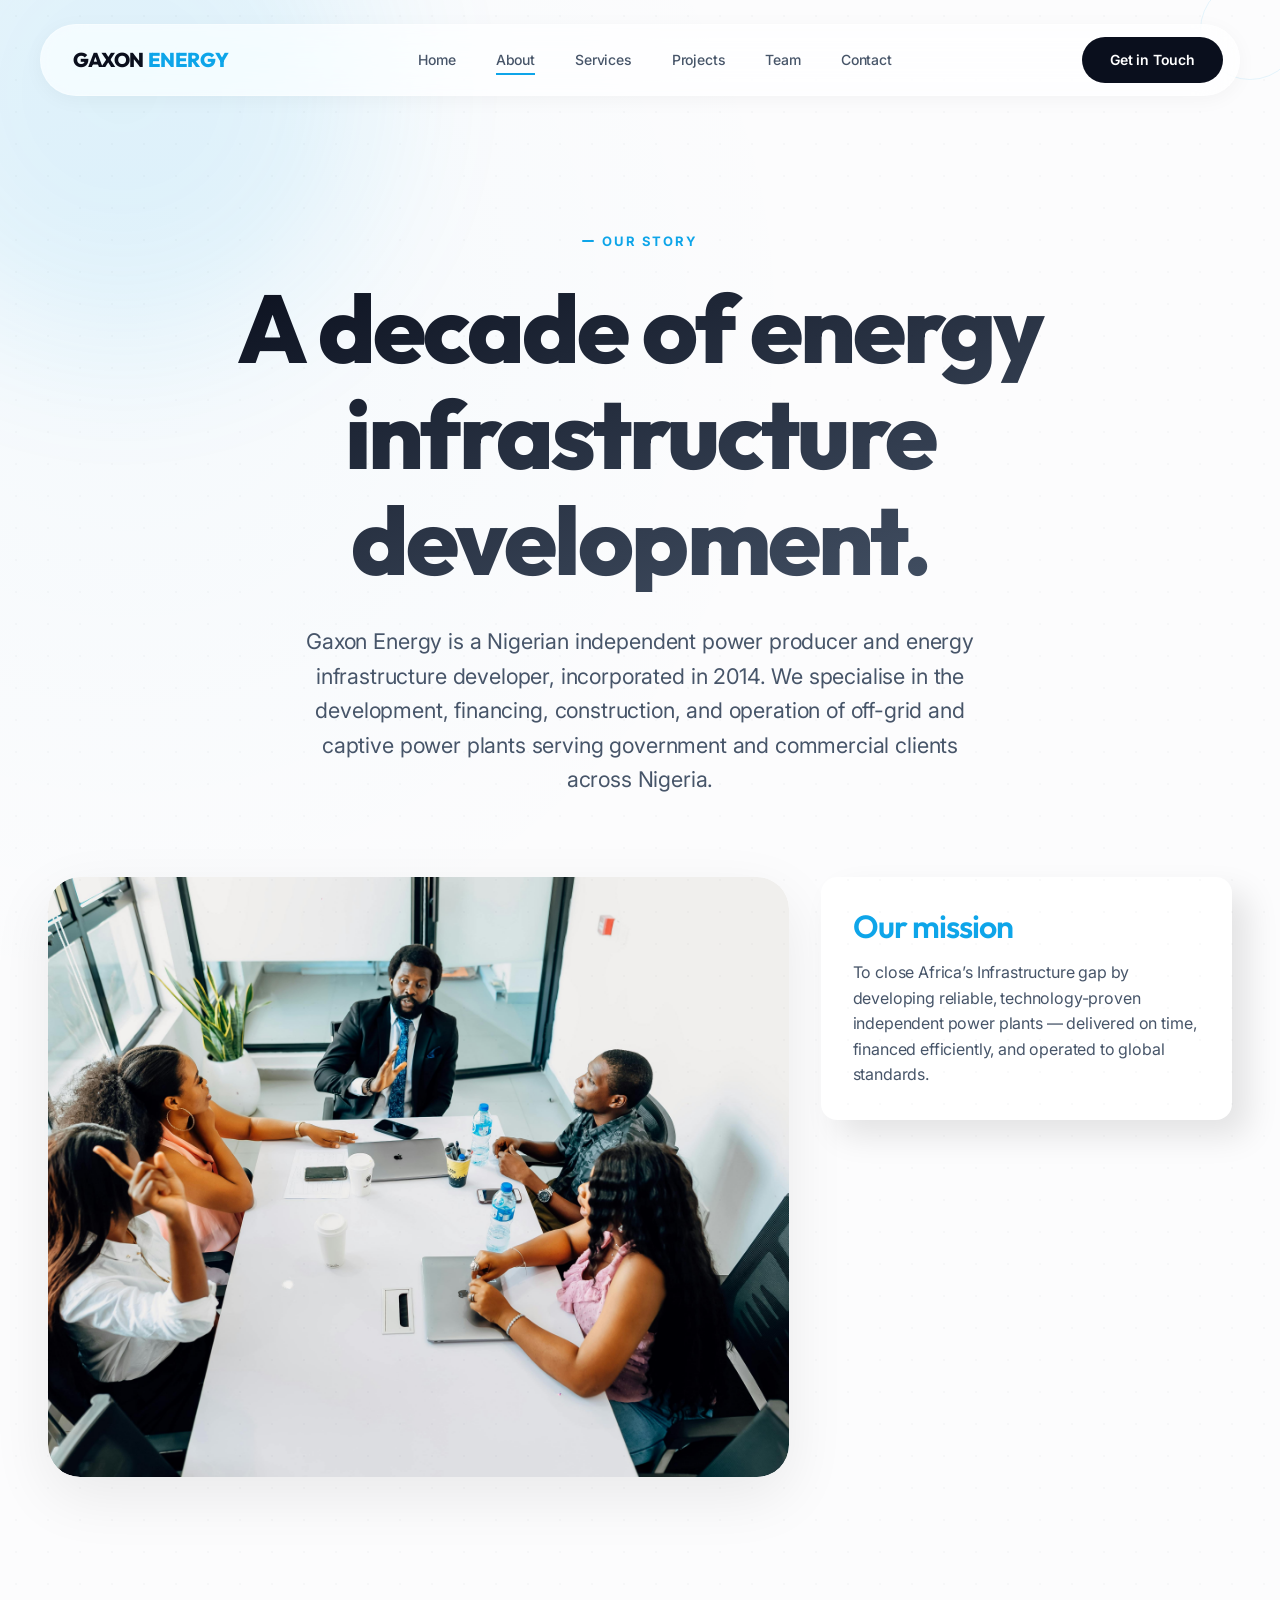
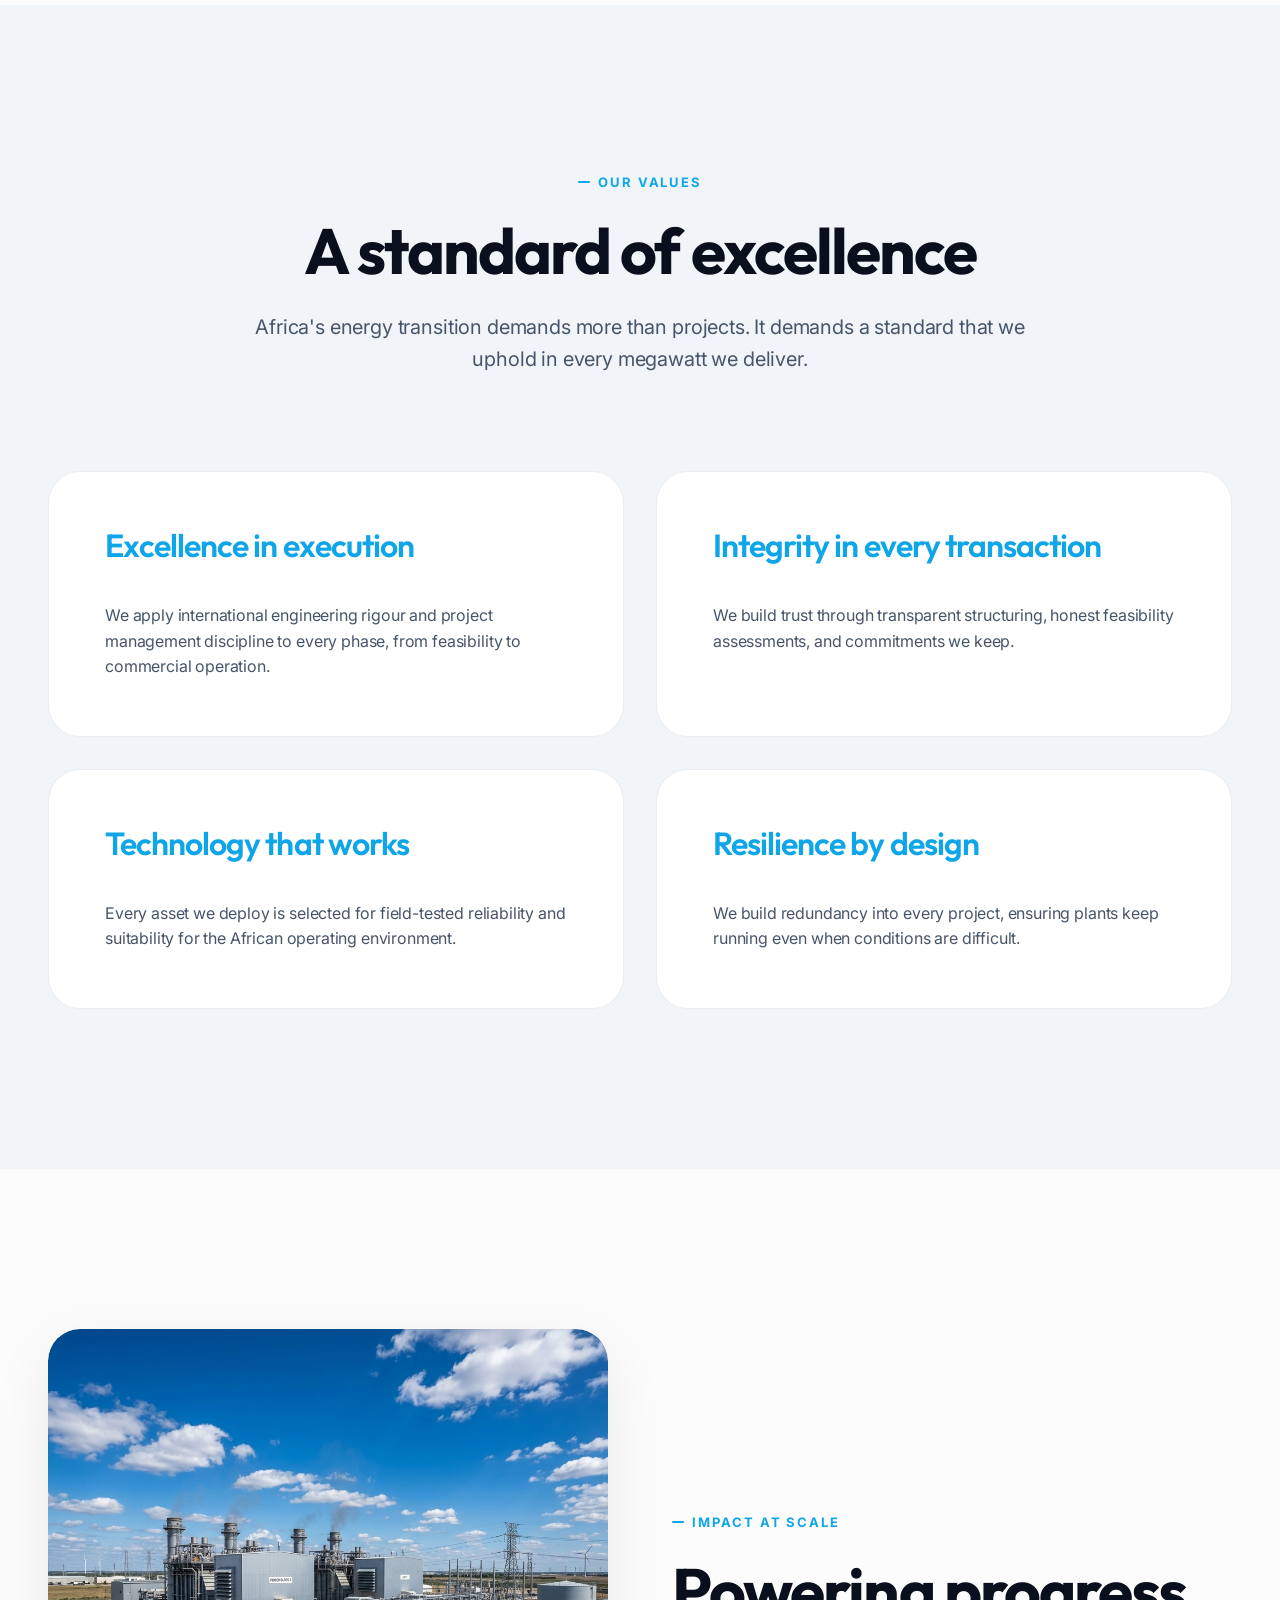
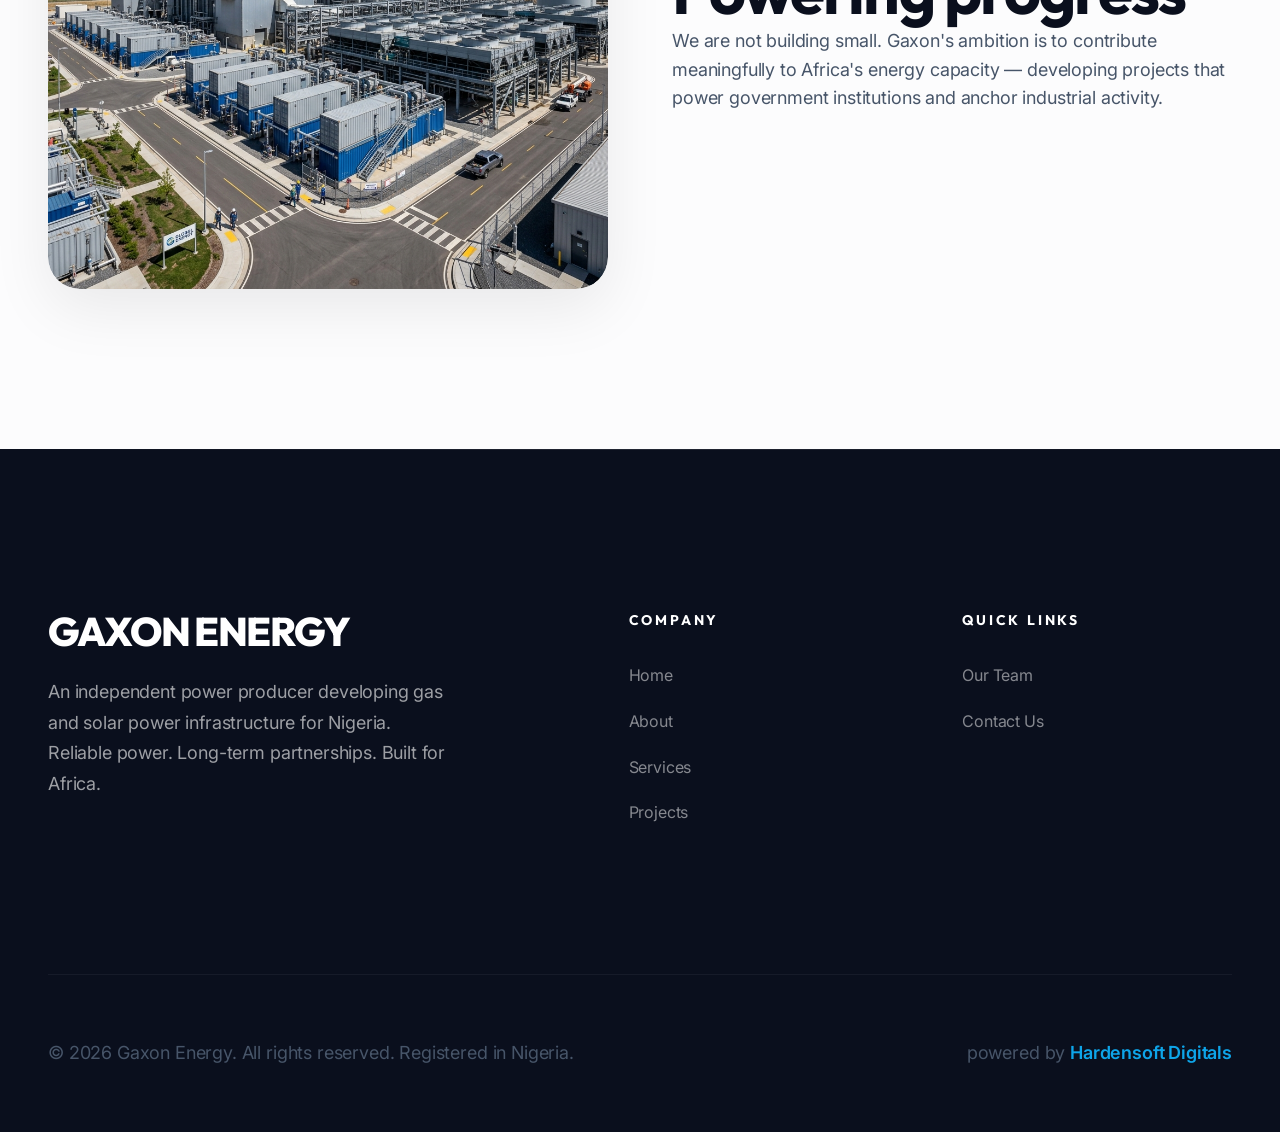
<file: about.html>
<!DOCTYPE html>
<html lang="en">
<head>
  <meta charset="UTF-8" />
  <meta name="viewport" content="width=device-width, initial-scale=1.0" />
  <meta name="theme-color" content="#0ea5e9" />
  <title>About Us | Gaxon Energy</title>
  <link rel="stylesheet" href="styles.css" />
</head>
<body>
  <header class="site-header">
    <div class="container header-container">
      <a class="brand" href="index.html" aria-label="Gaxon Energy Home">
        GAXON <span>ENERGY</span>
      </a>
      <nav class="nav-links">
        <a href="index.html">Home</a>
        <a href="about.html" class="active">About</a>
        <a href="services.html">Services</a>
        <a href="projects.html">Projects</a>
        <a href="team.html">Team</a>
        <a href="contact.html">Contact</a>
      </nav>
      <a class="nav-cta" href="contact.html">Get in Touch</a>
    </div>
  </header>

  <main id="content">
    <section class="hero reveal">
      <div class="bg-pattern-grid" style="position: absolute; inset: 0; opacity: 0.3;"></div>
      <div class="shape-blob animate-float" style="top: -10%; left: -10%; width: 500px; height: 500px; opacity: 0.1;"></div>
      <div class="container">
        <div class="hero-content">
          <span class="eyebrow">Our Story</span>
          <h1>A decade of energy infrastructure development.</h1>
          <p>Gaxon Energy is a Nigerian independent power producer and energy infrastructure developer, incorporated in 2014. We specialise in the development, financing, construction, and operation of off-grid and captive power plants serving government and commercial clients across Nigeria.</p>
        </div>
        
        <div class="hero-grid">
          <div class="hero-image-main">
            <img src="gaxon_experienced_leadership_new.png" alt="Gaxon Team" style="border-radius: var(--radius-lg);" />
          </div>
          <div class="" style="background-color: white; color: #0b1120ff; padding: 2rem; border-radius: 1rem; box-shadow: 1rem 1rem 2rem rgba(0, 0, 0, 0.1); height: fit-content;">
            <div class="shape-circle-outline" style="top: -20px; right: -20px; width: 100px; height: 100px;"></div>
            <h3 style="color: var(--brand-primary); margin-bottom: 1rem;">Our mission</h3>
            <p style="font-size: 1rem;">To close Africa’s Infrastructure gap by developing reliable, technology-proven independent power plants — delivered on time, financed efficiently, and operated to global standards.</p>
          </div>
        </div>
      </div>
    </section>

    <section class="section bg-pattern-grid" style="background: var(--bg-subtle); position: relative; overflow: hidden;">
      <div class="shape-arc animate-float" style="top: 10%; right: -50px; opacity: 0.05;"></div>
      <div class="container">
        <div class="section-header centered reveal">
          <span class="eyebrow">Our Values</span>
          <h2>A standard of excellence</h2>
          <p>Africa's energy transition demands more than projects. It demands a standard that we uphold in every megawatt we deliver.</p>
        </div>
        
        <div class="grid grid-2">
          <div class="feature-card reveal">
            <h3 style="color: var(--brand-primary); margin-bottom: 1rem;">Excellence in execution</h3>
            <p style="font-size: 1rem;">We apply international engineering rigour and project management discipline to every phase, from feasibility to commercial operation.</p>
          </div>
          <div class="feature-card reveal">
            <h3 style="color: var(--brand-primary); margin-bottom: 1rem;">Integrity in every transaction</h3>
            <p style="font-size: 1rem;">We build trust through transparent structuring, honest feasibility assessments, and commitments we keep.</p>
          </div>
          <div class="feature-card reveal">
            <h3 style="color: var(--brand-primary); margin-bottom: 1rem;">Technology that works</h3>
            <p style="font-size: 1rem;">Every asset we deploy is selected for field-tested reliability and suitability for the African operating environment.</p>
          </div>
          <div class="feature-card reveal">
            <h3 style="color: var(--brand-primary); margin-bottom: 1rem;">Resilience by design</h3>
            <p style="font-size: 1rem;">We build redundancy into every project, ensuring plants keep running even when conditions are difficult.</p>
          </div>
        </div>
      </div>
    </section>

    <section class="section" style="position: relative; overflow: hidden;">
      <div class="bg-pattern-lines" style="position: absolute; inset: 0; opacity: 0.05;"></div>
      <div class="container">
        <div class="grid grid-2" style="align-items: center; gap: 4rem;">
          <div class="hero-image-main reveal" style="position: relative;">
            <div class="shape-arc" style="top: -50px; left: -50px; width: 200px; height: 200px; border-width: 10px;"></div>
            <img src="gaxon_gas_power_delivery_1777504877862.png" alt="Impact at scale" style="border-radius: var(--radius-lg);" />
          </div>
          <div class="reveal">
            <span class="eyebrow">Impact at scale</span>
            <h2>Powering progress</h2>
            <p>We are not building small. Gaxon's ambition is to contribute meaningfully to Africa's energy capacity — developing projects that power government institutions and anchor industrial activity.</p>
          </div>
        </div>
      </div>
    </section>
  </main>

  <footer class="site-footer">
    <div class="container">
      <div class="footer-top">
        <div class="footer-info">
          <h4>GAXON ENERGY</h4>
          <p>An independent power producer developing gas and solar power infrastructure for Nigeria. Reliable power. Long-term partnerships. Built for Africa.</p>
        </div>
        <div class="footer-grid">
          <div class="footer-column">
            <h5>Company</h5>
            <ul class="footer-links">
              <li><a href="index.html">Home</a></li>
              <li><a href="about.html">About</a></li>
              <li><a href="services.html">Services</a></li>
              <li><a href="projects.html">Projects</a></li>
            </ul>
          </div>
          <div class="footer-column">
            <h5>Quick Links</h5>
            <ul class="footer-links">
              <li><a href="team.html">Our Team</a></li>
              <li><a href="contact.html">Contact Us</a></li>
            </ul>
          </div>
        </div>
      </div>

      <div class="footer-bottom">
        <p>© 2026 Gaxon Energy. All rights reserved. Registered in Nigeria.</p>
        <p>powered by <a href="https://hardensoft.com.ng/" target="_blank" style="color: var(--brand-primary); text-decoration: none; font-weight: 600;">Hardensoft Digitals</a></p>
      </div>
    </div>
  </footer>

  <script src="script.js"></script>
</body>
</html>
</file>
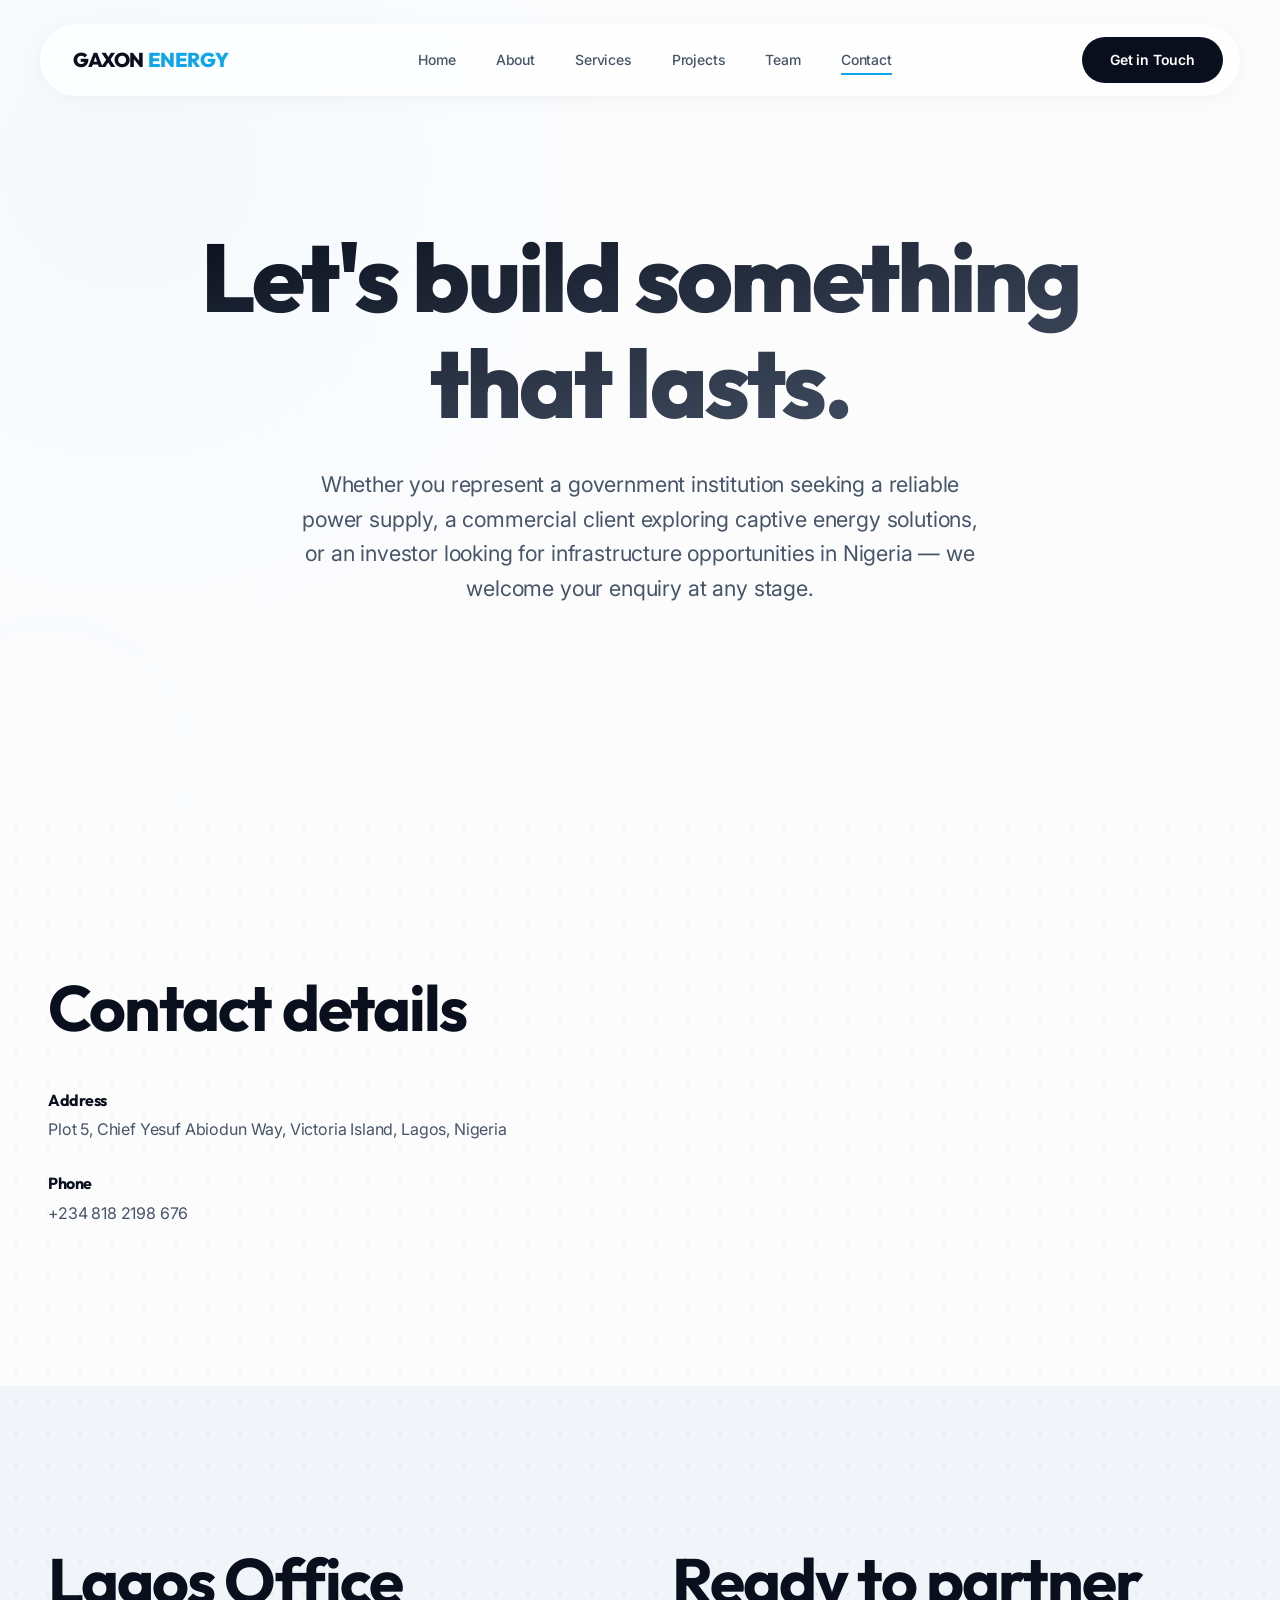
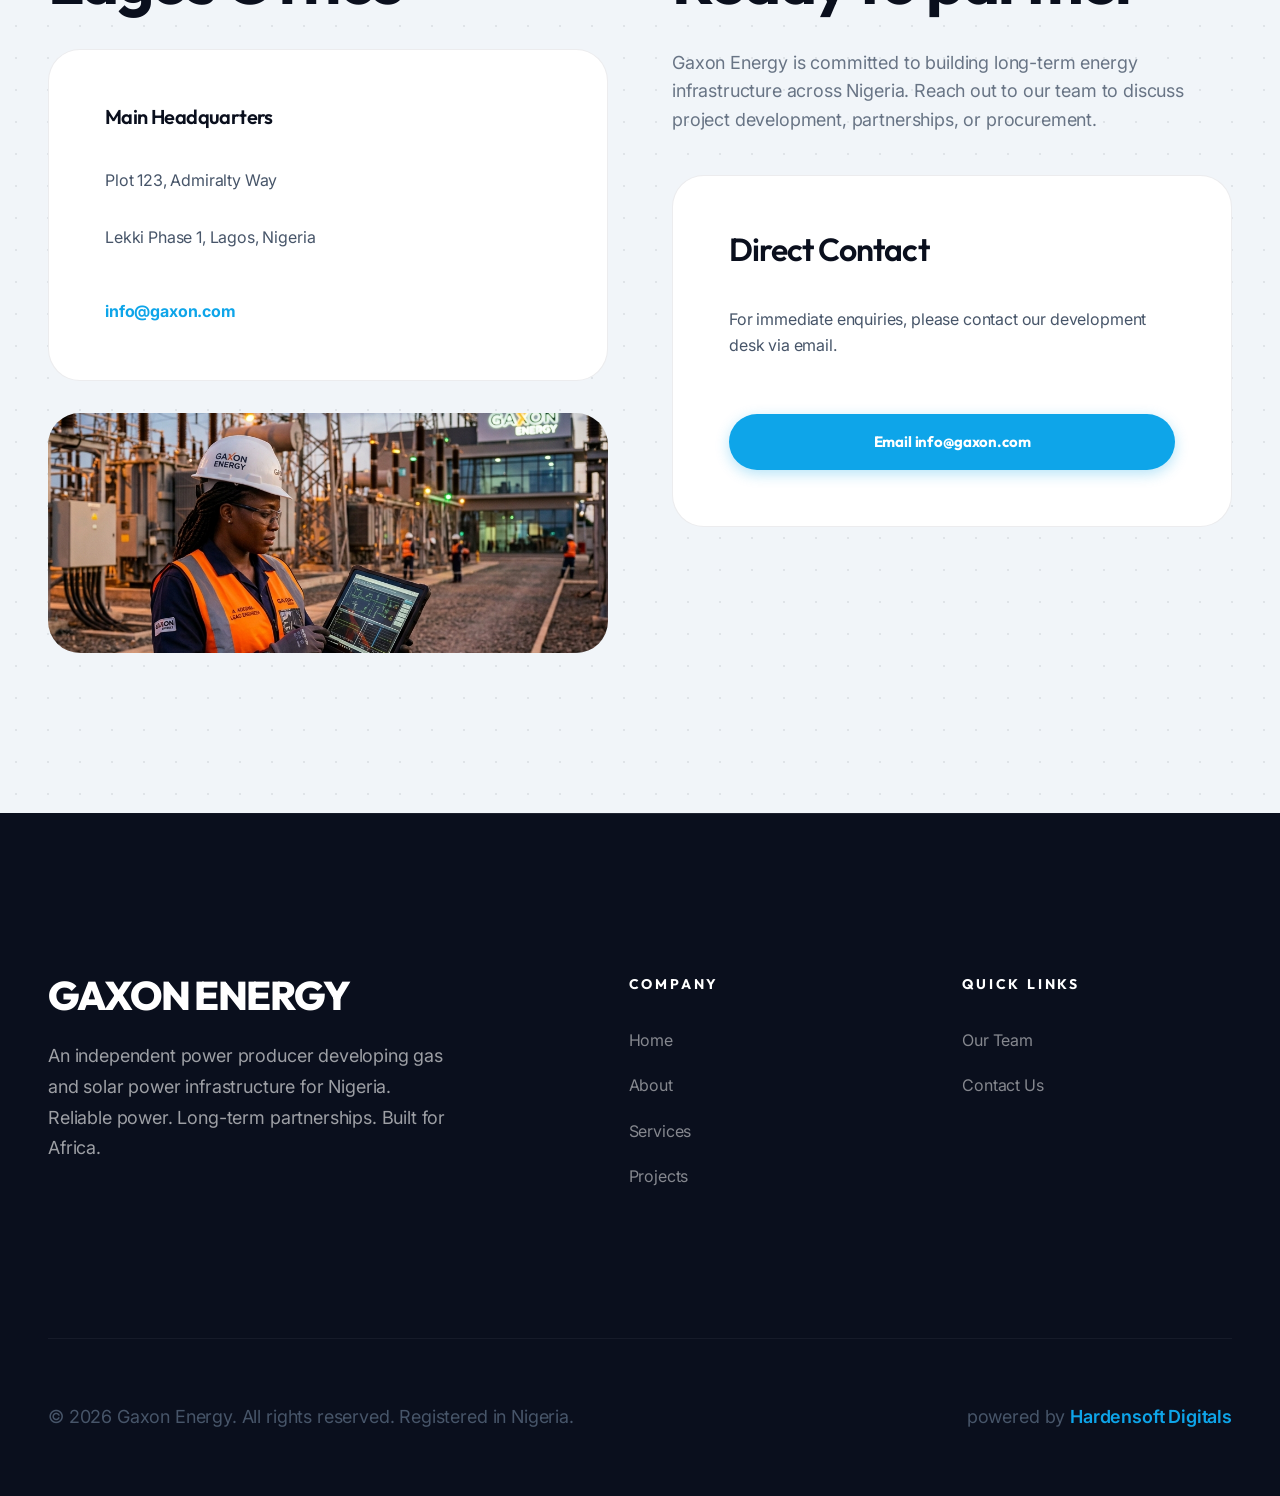
<file: contact.html>
<!DOCTYPE html>
<html lang="en">

<head>
  <meta charset="UTF-8" />
  <meta name="viewport" content="width=device-width, initial-scale=1.0" />
  <meta name="theme-color" content="#0ea5e9" />
  <title>Contact Us | Gaxon Energy</title>
  <link rel="stylesheet" href="styles.css" />
</head>

<body>
  <header class="site-header">
    <div class="container header-container">
      <a class="brand" href="index.html" aria-label="Gaxon Energy Home">
        GAXON <span>ENERGY</span>
      </a>
      <nav class="nav-links">
        <a href="index.html">Home</a>
        <a href="about.html">About</a>
        <a href="services.html">Services</a>
        <a href="projects.html">Projects</a>
        <a href="team.html">Team</a>
        <a href="contact.html" class="active">Contact</a>
      </nav>
      <a class="nav-cta" href="contact.html">Get in Touch</a>
    </div>
  </header>

  <main id="content">
    <section class="hero reveal" style="position: relative; overflow: hidden;">
      <div class="shape-arc"
        style="bottom: -100px; left: -100px; width: 300px; height: 300px; border-width: 20px; opacity: 0.1;"></div>
      <div class="container">
        <div class="hero-content">
          <h1>Let's build something that lasts.</h1>
          <p>Whether you represent a government institution seeking a reliable power supply, a commercial client
            exploring captive energy solutions, or an investor looking for infrastructure opportunities in Nigeria — we
            welcome your enquiry at any stage.</p>
        </div>
      </div>
    </section>

    <section class="section bg-pattern-grid">
      <div class="container">
        <div class="grid grid-2" style="gap: 4rem;">
          <div class="reveal">
            <h2 style="margin-bottom: 2rem;">Contact details</h2>

            <div style="display: flex; flex-direction: column; gap: 2rem; margin-top: 3rem;">
              <div style="display: flex; align-items: flex-start; gap: 1.5rem;">

                <div>
                  <h4 style="margin-bottom: 0.5rem;">Address</h4>
                  <p style="font-size: 1rem;">Plot 5, Chief Yesuf Abiodun Way, Victoria Island, Lagos, Nigeria</p>
                </div>
              </div>
              <div style="display: flex; align-items: flex-start; gap: 1.5rem;">

                <div>
                  <h4 style="margin-bottom: 0.5rem;">Phone</h4>
                  <p style="font-size: 1rem;">+234 818 2198 676</p>

                </div>
              </div>
    </section>

    <section class="section bg-pattern-grid"
      style="background-color: var(--bg-subtle); position: relative; overflow: hidden;">
      <div class="shape-arc animate-float"
        style="bottom: -100px; left: -100px; transform: rotate(-45deg); opacity: 0.05;"></div>
      <div class="container">
        <div class="grid grid-2" style="gap: 4rem; align-items: start;">
          <div class="reveal">
            <h2 style="margin-bottom: 2rem;">Lagos Office</h2>
            <div class="feature-card" style="background: var(--bg-secondary); margin-bottom: 2rem;">
              <h3 style="font-size: 1.25rem; margin-bottom: 1rem;">Main Headquarters</h3>
              <p style="font-size: 1rem; margin-bottom: 0.5rem;">Plot 123, Admiralty Way</p>
              <p style="font-size: 1rem; margin-bottom: 1.5rem;">Lekki Phase 1, Lagos, Nigeria</p>
              <a href="mailto:info@gaxon.com" style="color: var(--brand-primary); font-weight: 700;">info@gaxon.com</a>
            </div>
            <img src="gaxon_om_new.png" alt="Gaxon Infrastructure"
              style="width: 100%; height: 240px; object-fit: cover; border-radius: var(--radius-lg);" />
          </div>

          <div class="reveal">
            <h2 style="margin-bottom: 2rem;">Ready to partner</h2>
            <p style="font-size: 1.125rem; opacity: 0.8; margin-bottom: 2.5rem;">Gaxon Energy is committed to building
              long-term energy infrastructure across Nigeria. Reach out to our team to discuss project development,
              partnerships, or procurement.</p>
            <div class="feature-card" style="background: var(--bg-secondary); border: 1px solid var(--border);">
              <h3 style="margin-bottom: 1rem;">Direct Contact</h3>
              <p style="margin-bottom: 2rem; font-size: 1rem;">For immediate enquiries, please contact our development
                desk via email.</p>
              <a href="mailto:info@gaxon.com" class="button button-primary">Email info@gaxon.com</a>
            </div>
          </div>
        </div>
      </div>
    </section>
  </main>

  <footer class="site-footer">
    <div class="container">
      <div class="footer-top">
        <div class="footer-info">
          <h4>GAXON ENERGY</h4>
          <p>An independent power producer developing gas and solar power infrastructure for Nigeria. Reliable power.
            Long-term partnerships. Built for Africa.</p>
        </div>
        <div class="footer-grid">
          <div class="footer-column">
            <h5>Company</h5>
            <ul class="footer-links">
              <li><a href="index.html">Home</a></li>
              <li><a href="about.html">About</a></li>
              <li><a href="services.html">Services</a></li>
              <li><a href="projects.html">Projects</a></li>
            </ul>
          </div>
          <div class="footer-column">
            <h5>Quick Links</h5>
            <ul class="footer-links">
              <li><a href="team.html">Our Team</a></li>
              <li><a href="contact.html">Contact Us</a></li>
            </ul>
          </div>
        </div>
      </div>

      <div class="footer-bottom">
        <p>© 2026 Gaxon Energy. All rights reserved. Registered in Nigeria.</p>
        <p>powered by <a href="https://hardensoft.com.ng/" target="_blank"
            style="color: var(--brand-primary); text-decoration: none; font-weight: 600;">Hardensoft Digitals</a></p>
      </div>
    </div>
  </footer>

  <script src="script.js"></script>
</body>

</html>
</file>
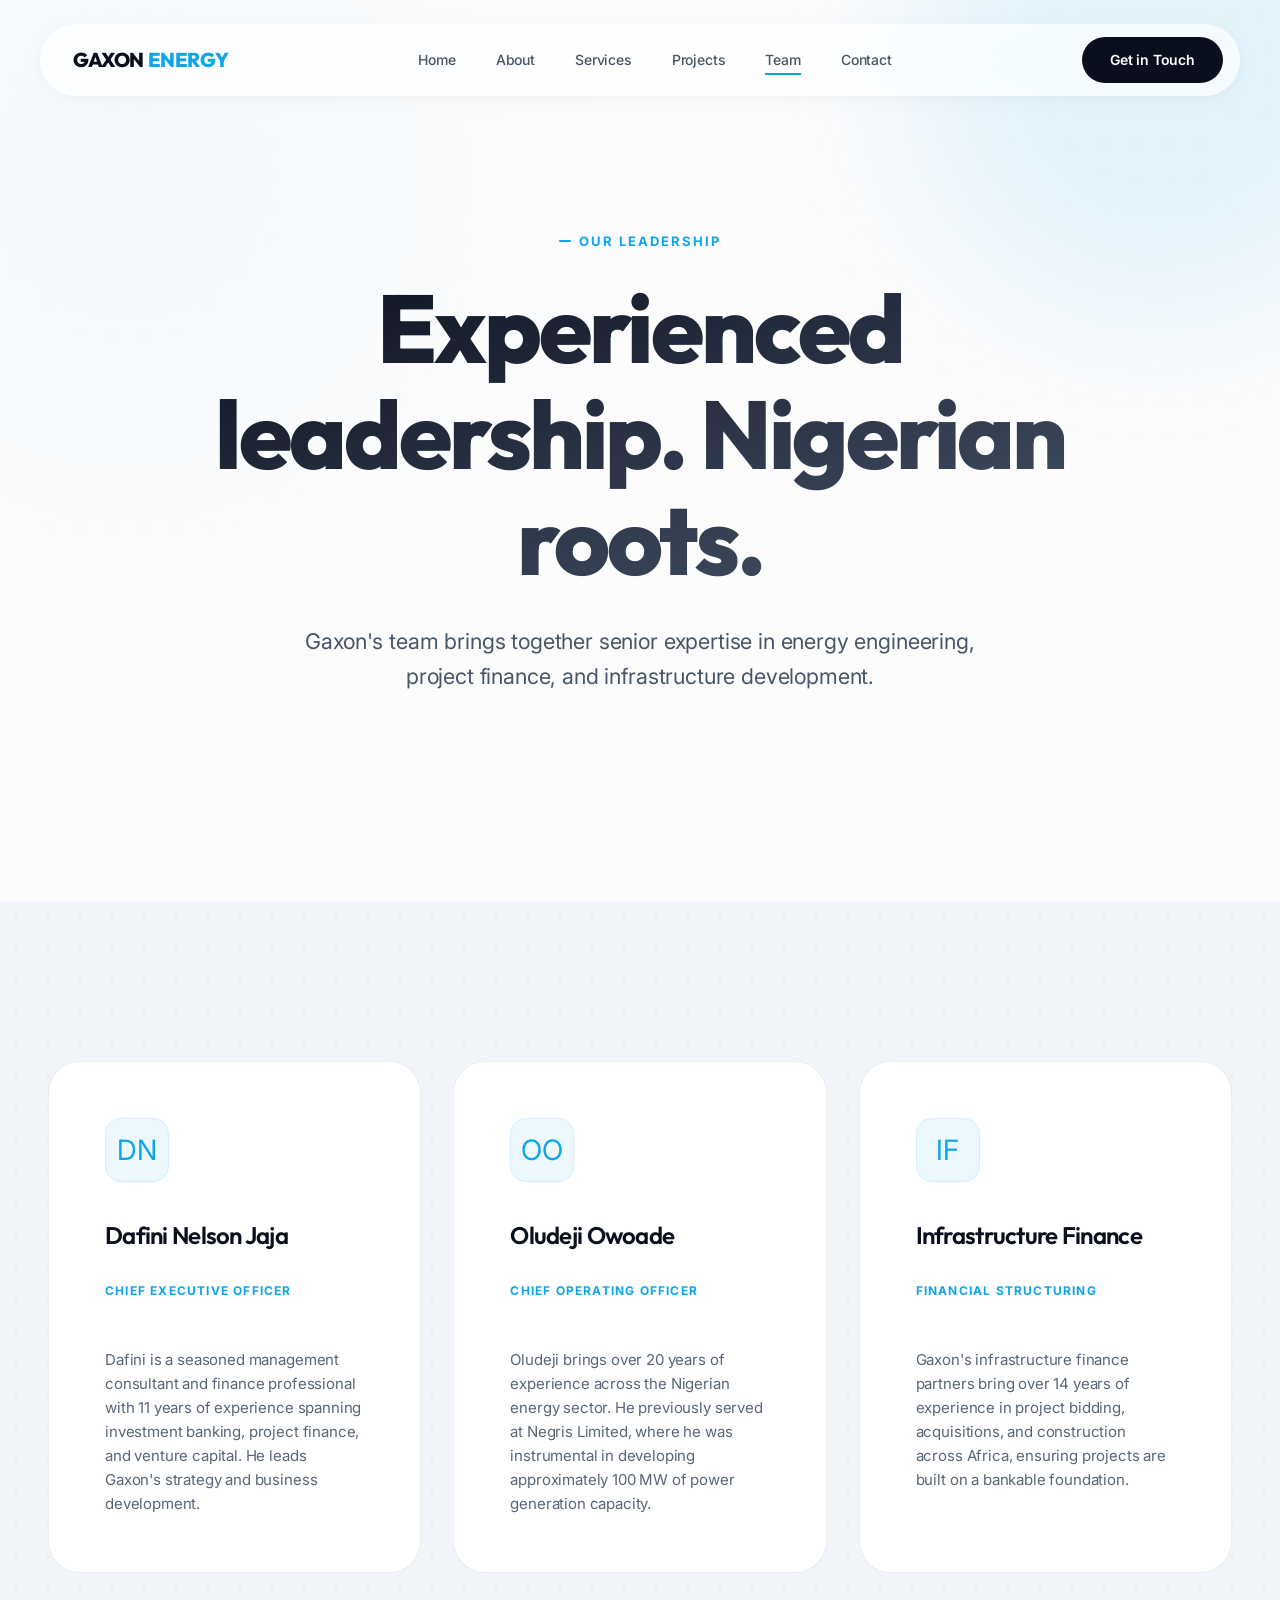
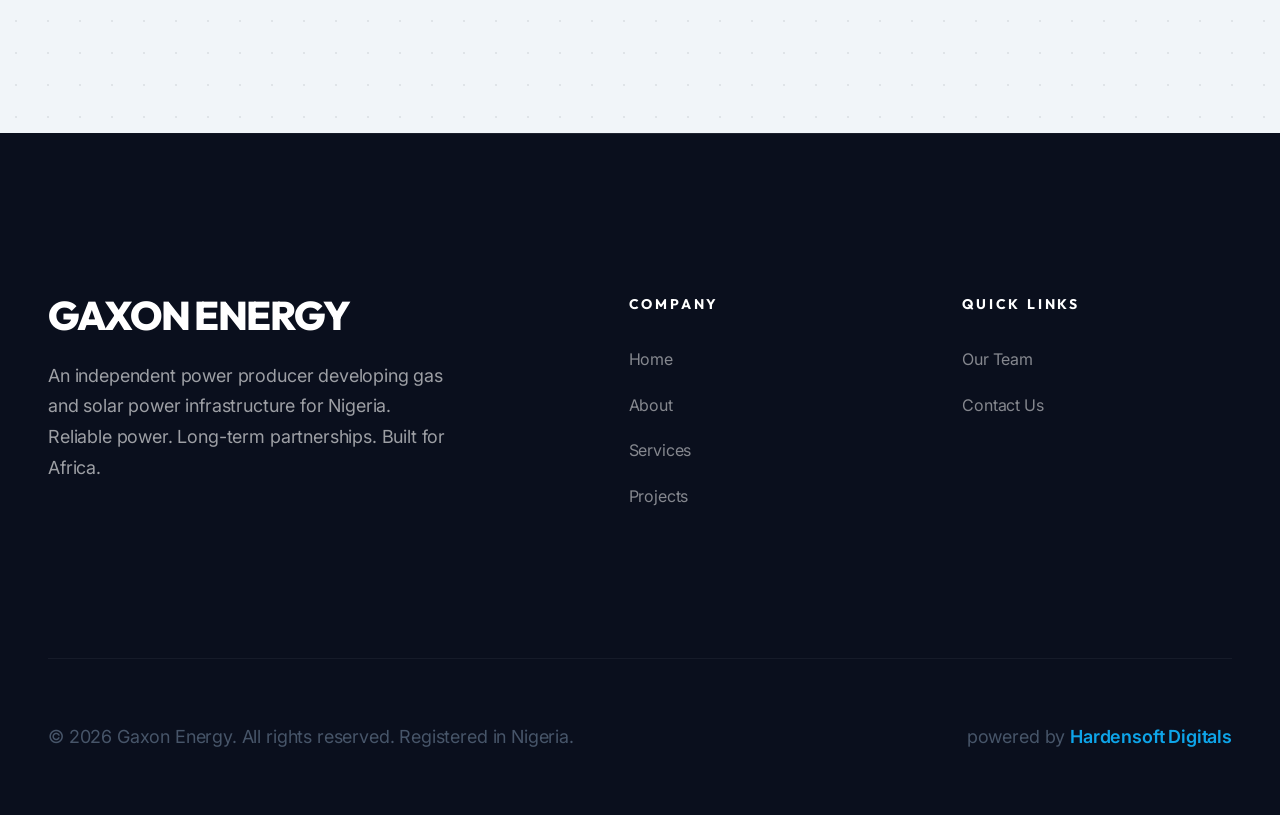
<file: team.html>
<!DOCTYPE html>
<html lang="en">
<head>
  <meta charset="UTF-8" />
  <meta name="viewport" content="width=device-width, initial-scale=1.0" />
  <meta name="theme-color" content="#0ea5e9" />
  <title>Our Team | Gaxon Energy</title>
  <link rel="stylesheet" href="styles.css" />
</head>
<body>
  <header class="site-header">
    <div class="container header-container">
      <a class="brand" href="index.html" aria-label="Gaxon Energy Home">
        GAXON <span>ENERGY</span>
      </a>
      <nav class="nav-links">
        <a href="index.html">Home</a>
        <a href="about.html">About</a>
        <a href="services.html">Services</a>
        <a href="projects.html">Projects</a>
        <a href="team.html" class="active">Team</a>
        <a href="contact.html">Contact</a>
      </nav>
      <a class="nav-cta" href="contact.html">Get in Touch</a>
    </div>
  </header>

  <main id="content">
    <section class="hero reveal">
      <div class="bg-pattern-grid" style="position: absolute; inset: 0; opacity: 0.3;"></div>
      <div class="shape-blob animate-float" style="top: -20%; right: -10%; width: 500px; height: 500px; opacity: 0.1;"></div>
      <div class="container">
        <div class="hero-content">
          <span class="eyebrow">Our Leadership</span>
          <h1>Experienced leadership. Nigerian roots.</h1>
          <p>Gaxon's team brings together senior expertise in energy engineering, project finance, and infrastructure development.</p>
        </div>
      </div>
    </section>

    <section class="section bg-pattern-grid" style="background-color: var(--bg-subtle); position: relative; overflow: hidden;">
      <div class="shape-arc animate-float" style="bottom: -100px; left: -100px; transform: rotate(-45deg); opacity: 0.05;"></div>
      <div class="container">
        <div class="grid grid-3">
          <!-- Team Member 1 -->
          <div class="feature-card reveal" style="background: var(--bg-secondary);">
            <div class="icon-box">DN</div>
            <h3 style="font-size: 1.5rem; margin: 1rem 0 0.5rem;">Dafini Nelson Jaja</h3>
            <p style="font-size: 0.75rem; color: var(--brand-primary); font-weight: 700; text-transform: uppercase; letter-spacing: 0.1em; margin-bottom: 1.5rem;">Chief Executive Officer</p>
            <p style="font-size: 0.9375rem; line-height: 1.6; opacity: 0.9;">Dafini is a seasoned management consultant and finance professional with 11 years of experience spanning investment banking, project finance, and venture capital. He leads Gaxon's strategy and business development.</p>
          </div>

          <!-- Team Member 2 -->
          <div class="feature-card reveal" style="background: var(--bg-secondary);">
            <div class="icon-box">OO</div>
            <h3 style="font-size: 1.5rem; margin: 1rem 0 0.5rem;">Oludeji Owoade</h3>
            <p style="font-size: 0.75rem; color: var(--brand-primary); font-weight: 700; text-transform: uppercase; letter-spacing: 0.1em; margin-bottom: 1.5rem;">Chief Operating Officer</p>
            <p style="font-size: 0.9375rem; line-height: 1.6; opacity: 0.9;">Oludeji brings over 20 years of experience across the Nigerian energy sector. He previously served at Negris Limited, where he was instrumental in developing approximately 100 MW of power generation capacity.</p>
          </div>

          <!-- Team Member 3 -->
          <div class="feature-card reveal" style="background: var(--bg-secondary);">
            <div class="icon-box">IF</div>
            <h3 style="font-size: 1.5rem; margin: 1rem 0 0.5rem;">Infrastructure Finance</h3>
            <p style="font-size: 0.75rem; color: var(--brand-primary); font-weight: 700; text-transform: uppercase; letter-spacing: 0.1em; margin-bottom: 1.5rem;">Financial Structuring</p>
            <p style="font-size: 0.9375rem; line-height: 1.6; opacity: 0.9;">Gaxon's infrastructure finance partners bring over 14 years of experience in project bidding, acquisitions, and construction across Africa, ensuring projects are built on a bankable foundation.</p>
          </div>
        </div>
      </div>
    </section>
  </main>

  <footer class="site-footer">
    <div class="container">
      <div class="footer-top">
        <div class="footer-info">
          <h4>GAXON ENERGY</h4>
          <p>An independent power producer developing gas and solar power infrastructure for Nigeria. Reliable power. Long-term partnerships. Built for Africa.</p>
        </div>
        <div class="footer-grid">
          <div class="footer-column">
            <h5>Company</h5>
            <ul class="footer-links">
              <li><a href="index.html">Home</a></li>
              <li><a href="about.html">About</a></li>
              <li><a href="services.html">Services</a></li>
              <li><a href="projects.html">Projects</a></li>
            </ul>
          </div>
          <div class="footer-column">
            <h5>Quick Links</h5>
            <ul class="footer-links">
              <li><a href="team.html">Our Team</a></li>
              <li><a href="contact.html">Contact Us</a></li>
            </ul>
          </div>
        </div>
      </div>

      <div class="footer-bottom">
     <p>© 2026 Gaxon Energy. All rights reserved. Registered in Nigeria.</p>
        <p>powered by <a href="https://hardensoft.com.ng/" target="_blank" style="color: var(--brand-primary); text-decoration: none; font-weight: 600;">Hardensoft Digitals</a></p>
      </div>
    </div>
  </footer>

  <script src="script.js"></script>
</body>
</html>
</file>
<file: styles.css>
@import url('https://fonts.googleapis.com/css2?family=Inter:wght@300;400;500;600;700&family=Outfit:wght@400;500;600;700;800&display=swap');

:root {
  /* Color Palette - Refined */
  --bg-primary: #fcfcfd;
  --bg-secondary: #ffffff;
  --bg-accent: #0a0f1d; /* Deep Midnight */
  --bg-subtle: #f1f5f9;
  
  --text-primary: #0a0f1d;
  --text-secondary: #475569;
  --text-muted: #94a3b8;
  --text-on-accent: #ffffff;
  
  --brand-primary: #0ea5e9; /* Professional Sky Blue */
  --brand-secondary: #0284c7;
  --brand-accent: #14b8a6; /* Teal accent */
  --brand-light: rgba(14, 165, 233, 0.08);
  
  --border: rgba(15, 23, 42, 0.08);
  --border-light: rgba(15, 23, 42, 0.04);
  
  --shadow-sm: 0 2px 4px rgba(0,0,0,0.02);
  --shadow-md: 0 4px 20px rgba(0,0,0,0.04);
  --shadow-lg: 0 10px 40px rgba(0,0,0,0.06);
  --shadow-xl: 0 20px 60px rgba(0,0,0,0.08);
  
  --radius-sm: 12px;
  --radius-md: 16px;
  --radius-lg: 32px;
  --radius-full: 100px;
  
  --container-max: 1400px;
  --section-padding: 10rem;
  
  --transition-fast: 0.2s cubic-bezier(0.4, 0, 0.2, 1);
  --transition-base: 0.4s cubic-bezier(0.4, 0, 0.2, 1);
  --transition-slow: 0.7s cubic-bezier(0.4, 0, 0.2, 1);
}


/* Reset & Base */
*, *::before, *::after {
  box-sizing: border-box;
  margin: 0;
  padding: 0;
}

html {
  scroll-behavior: smooth;
  font-size: 16px;
}

body {
  font-family: 'Inter', -apple-system, BlinkMacSystemFont, sans-serif;
  background-color: var(--bg-primary);
  color: var(--text-primary);
  line-height: 1.6;
  -webkit-font-smoothing: antialiased;
  overflow-x: hidden;
  letter-spacing: -0.01em;
}

body.overflow-hidden {
  overflow: hidden;
}

img {
  max-width: 100%;
  display: block;
  object-fit: cover;
}

a {
  color: inherit;
  text-decoration: none;
  transition: var(--transition-base);
}

button {
  font: inherit;
  cursor: pointer;
  border: none;
  background: none;
  transition: var(--transition-base);
}

/* Typography */
h1, h2, h3, h4 {
  font-family: 'Outfit', sans-serif;
  font-weight: 700;
  line-height: 1.1;
  letter-spacing: -0.03em;
  color: var(--text-primary);
}

h1 { font-size: clamp(3.5rem, 10vw, 6rem); font-weight: 800; }
h2 { font-size: clamp(2.5rem, 6vw, 4rem); font-weight: 700; }
h3 { font-size: 2rem; font-weight: 600; }

p {
  color: var(--text-secondary);
  font-size: 1.125rem;
  max-width: 65ch;
}

.eyebrow {
  display: inline-flex;
  align-items: center;
  gap: 0.5rem;
  font-size: 0.8125rem;
  font-weight: 700;
  text-transform: uppercase;
  letter-spacing: 0.15em;
  color: var(--brand-primary);
  margin-bottom: 1.5rem;
}

.eyebrow::before {
  content: "";
  width: 12px;
  height: 2px;
  background: currentColor;
  border-radius: 2px;
}

/* Layout Utilities */
.container {
  max-width: var(--container-max);
  margin: 0 auto;
  padding: 0 3rem;
}

.section {
  padding: var(--section-padding) 0;
}

.grid {
  display: grid;
  gap: 2rem;
}

.grid-2 { grid-template-columns: repeat(2, 1fr); }
.grid-3 { grid-template-columns: repeat(3, 1fr); }
.grid-4 { grid-template-columns: repeat(4, 1fr); }

/* Header - Premium Glassmorphism */
.site-header {
  position: fixed;
  top: 1.5rem;
  left: 50%;
  transform: translateX(-50%);
  width: calc(100% - 3rem);
  max-width: 1200px;
  z-index: 1000;
  background: rgba(255, 255, 255, 0.7);
  backdrop-filter: blur(20px) saturate(180%);
  border: 1px solid rgba(255, 255, 255, 0.3);
  border-radius: var(--radius-full);
  height: 72px;
  display: flex;
  align-items: center;
  transition: var(--transition-base);
  box-shadow: var(--shadow-md);
}

.site-header.scrolled {
  top: 0.75rem;
  height: 64px;
  background: rgba(255, 255, 255, 0.9);
  box-shadow: var(--shadow-lg);
}

.header-container {
  display: flex;
  justify-content: space-between;
  align-items: center;
  width: 100%;
  padding: 0 1rem 0 2rem;
}

.brand {
  font-family: 'Outfit', sans-serif;
  font-size: 1.25rem;
  font-weight: 800;
  letter-spacing: -0.02em;
  color: var(--text-primary);
}

.brand span {
  color: var(--brand-primary);
}

.nav-links {
  display: flex;
  gap: 2.5rem;
  align-items: center;
}

.nav-links a {
  font-weight: 500;
  font-size: 0.875rem;
  color: var(--text-secondary);
  position: relative;
}

.nav-links a::after {
  content: "";
  position: absolute;
  bottom: -4px;
  left: 0;
  width: 0;
  height: 2px;
  background: var(--brand-primary);
  transition: var(--transition-base);
}

.nav-links a:hover {
  color: var(--text-primary);
}

.nav-links a:hover::after, .nav-links a.active::after {
  width: 100%;
}

.nav-cta {
  background: var(--bg-accent);
  color: white;
  padding: 0.75rem 1.75rem;
  border-radius: var(--radius-full);
  font-weight: 600;
  font-size: 0.875rem;
}

.nav-cta:hover {
  background: var(--brand-primary);
  transform: scale(1.02);
}


/* Hero Section - Refined */
.hero {
  padding-top: 14rem;
  padding-bottom: 8rem;
  position: relative;
  overflow: hidden;
  background: radial-gradient(circle at 10% 20%, rgba(14, 165, 233, 0.03) 0%, transparent 40%);
}

.hero-content {
  max-width: 900px;
  margin-bottom: 5rem;
  text-align: center;
  margin-left: auto;
  margin-right: auto;
}

.hero h1 {
  margin-bottom: 2rem;
  background: linear-gradient(to bottom right, var(--text-primary), #475569);
  -webkit-background-clip: text;
  -webkit-text-fill-color: transparent;
}

.hero p {
  font-size: 1.35rem;
  max-width: 700px;
  margin: 0 auto;
}

.hero-grid {
  display: grid;
  grid-template-columns: 1.8fr 1fr;
  gap: 2rem;
  height: 600px;
  margin-top: 4rem;
}

.hero-image-main {
  border-radius: var(--radius-lg);
  overflow: hidden;
  box-shadow: var(--shadow-xl);
}

.hero-image-main img {
  width: 100%;
  height: 100%;
  object-fit: cover;
  transition: var(--transition-slow);
}

.hero-image-main:hover img {
  transform: scale(1.03);
}

.stat-card {
  background: var(--bg-secondary);
  padding: 4rem;
  border-radius: var(--radius-lg);
  border: 1px solid var(--border);
  display: flex;
  flex-direction: column;
  justify-content: center;
  transition: var(--transition-base);
  box-shadow: var(--shadow-md);
}

.stat-card:hover {
  border-color: var(--brand-primary);
  transform: translateY(-8px);
  box-shadow: var(--shadow-xl);
}

.stat-number {
  font-family: 'Outfit', sans-serif;
  font-size: 4rem;
  font-weight: 800;
  color: var(--brand-primary);
  line-height: 1;
  margin-bottom: 1rem;
}

/* Bento Grid - Refined */
.bento-grid {
  display: grid;
  grid-template-columns: repeat(3, 1fr);
  grid-auto-rows: 320px;
  gap: 2rem;
}

.bento-item {
  background: var(--bg-secondary);
  border-radius: var(--radius-lg);
  border: 1px solid var(--border);
  padding: 3rem;
  position: relative;
  overflow: hidden;
  transition: var(--transition-base);
  display: flex;
  flex-direction: column;
  justify-content: flex-end;
}

.bento-item::before {
  content: "";
  position: absolute;
  top: 0;
  left: 0;
  width: 100%;
  height: 100%;
  background: linear-gradient(to bottom, transparent 40%, rgba(255,255,255,0.9));
  z-index: 1;
  opacity: 0;
  transition: var(--transition-base);
}

.bento-item:hover {
  transform: translateY(-10px);
  border-color: var(--brand-primary);
  box-shadow: var(--shadow-xl);
}

.bento-item h3 {
  position: relative;
  z-index: 2;
  margin-bottom: 1rem;
}

.bento-item p {
  position: relative;
  z-index: 2;
  font-size: 1rem;
}

.bento-item.large {
  grid-column: span 2;
  grid-row: span 2;
  justify-content: flex-start;
}

.bento-item.image-bg {
  padding: 0;
}

.bento-item.image-bg img {
  position: absolute;
  top: 0;
  left: 0;
  width: 100%;
  height: 100%;
  object-fit: cover;
  z-index: 0;
  transition: var(--transition-slow);
}

.bento-item.image-bg:hover img {
  transform: scale(1.05);
}

.bento-item.image-bg .content {
  position: relative;
  z-index: 2;
  padding: 3rem;
  background: linear-gradient(to top, rgba(0,0,0,0.8) 0%, transparent 60%);
  width: 100%;
  height: 100%;
  display: flex;
  flex-direction: column;
  justify-content: flex-end;
}

.bento-item.image-bg .content h3, 
.bento-item.image-bg .content p {
  color: white;
}

/* Project Cards - Portfolio Page */
.project-card.featured {
  display: grid;
  grid-template-columns: 1.2fr 1fr;
  gap: 0;
  background: var(--bg-secondary);
  border-radius: var(--radius-lg);
  overflow: hidden;
  border: 1px solid var(--border);
  margin-bottom: 4rem;
}

.project-card.featured.reverse {
  grid-template-columns: 1fr 1.2fr;
}

.project-card.featured .project-card-image {
  height: 100%;
}

.project-card.featured .project-card-content {
  padding: 4rem;
  display: flex;
  flex-direction: column;
  justify-content: center;
}

.project-card.featured .project-stats {
  display: grid;
  grid-template-columns: repeat(3, 1fr);
  gap: 2rem;
  margin-top: 2.5rem;
  padding-top: 2rem;
  border-top: 1px solid var(--border);
}

.project-card.featured .stat-item h5 {
  font-size: 0.75rem;
  text-transform: uppercase;
  letter-spacing: 0.1em;
  color: var(--text-muted);
  margin-bottom: 0.5rem;
}

.project-card.featured .stat-item p {
  font-weight: 700;
  color: var(--text-primary);
  font-size: 1rem;
}

@media (max-width: 1024px) {
  .project-card.featured, .project-card.featured.reverse {
    grid-template-columns: 1fr;
  }
  .project-card.featured .project-card-image {
    height: 400px;
  }
  .project-card.featured .project-card-content {
    padding: 3rem;
  }
}

@media (max-width: 768px) {
  .project-card.featured .project-stats {
    grid-template-columns: 1fr;
    gap: 1.5rem;
  }
}

/* Feature Cards - Grid Layout */
.feature-card {
  background: var(--bg-secondary);
  padding: 3.5rem;
  border-radius: var(--radius-lg);
  border: 1px solid var(--border);
  transition: var(--transition-base);
  display: flex;
  flex-direction: column;
  gap: 1.5rem;
}

.feature-card:hover {
  transform: translateY(-12px);
  border-color: var(--brand-primary);
  box-shadow: var(--shadow-xl);
}

.icon-box {
  width: 64px;
  height: 64px;
  background: var(--brand-light);
  border-radius: var(--radius-md);
  display: flex;
  align-items: center;
  justify-content: center;
  font-size: 1.75rem;
  color: var(--brand-primary);
  border: 1px solid rgba(14, 165, 233, 0.1);
}

/* Buttons - Refined */
.button {
  display: inline-flex;
  align-items: center;
  justify-content: center;
  padding: 1rem 2.5rem;
  border-radius: var(--radius-full);
  font-weight: 700;
  font-size: 0.9375rem;
  transition: var(--transition-base);
  gap: 0.75rem;
  font-family: 'Outfit', sans-serif;
}

.button-primary {
  background: var(--brand-primary);
  color: white;
  box-shadow: 0 4px 14px rgba(14, 165, 233, 0.3);
}

.button-primary:hover {
  background: var(--brand-secondary);
  transform: translateY(-3px);
  box-shadow: 0 6px 20px rgba(14, 165, 233, 0.4);
}

.button-secondary {
  background: transparent;
  color: var(--text-primary);
  border: 2px solid var(--border);
}

.button-secondary:hover {
  background: var(--bg-secondary);
  border-color: var(--text-primary);
  transform: translateY(-3px);
}

/* Sections - Headers */
.section-header {
  max-width: 800px;
  margin-bottom: 6rem;
}

.section-header.centered {
  margin-left: auto;
  margin-right: auto;
  text-align: center;
}

.section-header h2 {
  margin-bottom: 1.5rem;
}

.section-header p {
  font-size: 1.25rem;
  margin-top: 1rem;
}

/* Footer - Premium Dark Theme */
.site-footer {
  background: var(--bg-accent);
  color: white;
  padding: 10rem 0 4rem;
  position: relative;
  overflow: hidden;
}

.site-footer::before {
  content: "";
  position: absolute;
  top: 0;
  left: 0;
  width: 100%;
  height: 1px;
  background: linear-gradient(to right, transparent, rgba(255,255,255,0.1), transparent);
}

.footer-top {
  display: grid;
  grid-template-columns: 1.5fr 2fr;
  gap: 8rem;
  margin-bottom: 8rem;
  align-items: start;
}

.footer-info h4 {
  font-family: 'Outfit', sans-serif;
  font-size: 2.5rem;
  font-weight: 800;
  margin-bottom: 1.5rem;
  letter-spacing: -0.04em;
  color: white;
}

.footer-info p {
  color: rgba(255, 255, 255, 0.6);
  font-size: 1.125rem;
  line-height: 1.7;
  max-width: 400px;
}

.footer-grid {
  display: grid;
  grid-template-columns: repeat(2, 1fr);
  gap: 4rem;
}

.footer-column h5 {
  font-family: 'Outfit', sans-serif;
  font-size: 0.875rem;
  font-weight: 700;
  margin-bottom: 2rem;
  color: white;
  text-transform: uppercase;
  letter-spacing: 0.2em;
}

.footer-links {
  list-style: none;
}

.footer-links li {
  margin-bottom: 1.25rem;
}

.footer-links a {
  color: rgba(255, 255, 255, 0.5);
  font-size: 1rem;
  transition: var(--transition-fast);
  display: inline-block;
}

.footer-links a:hover {
  color: var(--brand-primary);
  transform: translateX(8px);
}

.footer-newsletter {
  background: rgba(255, 255, 255, 0.03);
  padding: 4rem;
  border-radius: var(--radius-lg);
  border: 1px solid rgba(255, 255, 255, 0.05);
  margin-bottom: 6rem;
  display: flex;
  justify-content: space-between;
  align-items: center;
  gap: 4rem;
}

.newsletter-content h4 {
  font-size: 1.75rem;
  margin-bottom: 0.5rem;
  color: white;
}

.newsletter-content p {
  color: rgba(255, 255, 255, 0.5);
}

.newsletter-form {
  display: flex;
  gap: 1rem;
  flex: 1;
  max-width: 500px;
}

.newsletter-form input {
  flex: 1;
  background: rgba(255, 255, 255, 0.05);
  border: 1px solid rgba(255, 255, 255, 0.1);
  padding: 1rem 1.5rem;
  border-radius: var(--radius-full);
  color: white;
  font-family: inherit;
}

.newsletter-form input:focus {
  outline: none;
  border-color: var(--brand-primary);
  background: rgba(255, 255, 255, 0.08);
}

.footer-bottom {
  padding-top: 4rem;
  border-top: 1px solid rgba(255, 255, 255, 0.05);
  display: flex;
  justify-content: space-between;
  align-items: center;
  color: rgba(255, 255, 255, 0.4);
  font-size: 0.875rem;
}

.social-links {
  display: flex;
  gap: 1.5rem;
}

.social-links a {
  width: 40px;
  height: 40px;
  border-radius: 50%;
  background: rgba(255, 255, 255, 0.05);
  display: flex;
  align-items: center;
  justify-content: center;
  color: white;
  transition: var(--transition-base);
}

.social-links a:hover {
  background: var(--brand-primary);
  transform: translateY(-5px);
}

/* Responsive - World Class Adaptability */
@media (max-width: 1200px) {
  .footer-grid { gap: 3rem; }
  .hero-grid { height: 500px; }
}

@media (max-width: 1024px) {
  :root { --section-padding: 8rem; }
  .grid-3 { grid-template-columns: repeat(2, 1fr); }
  .bento-grid { grid-template-columns: repeat(2, 1fr); grid-auto-rows: 280px; }
  .footer-grid { grid-template-columns: 1fr 1fr; }
  .hero-grid { grid-template-columns: 1fr; height: auto; }
}


/* Decorative Patterns & Shapes (Seplat Inspiration) */
.bg-pattern-grid {
  background-image: radial-gradient(var(--border) 1px, transparent 1px);
  background-size: 32px 32px;
}

.bg-pattern-lines {
  background-image: repeating-linear-gradient(45deg, transparent, transparent 10px, var(--border-light) 10px, var(--border-light) 11px);
}

.shape-blob {
  position: absolute;
  z-index: -1;
  filter: blur(80px);
  opacity: 0.15;
  pointer-events: none;
  background: var(--brand-primary);
  border-radius: 50%;
}

.shape-circle-outline {
  position: absolute;
  border: 1px solid var(--brand-primary);
  border-radius: 50%;
  opacity: 0.1;
  z-index: -1;
  pointer-events: none;
}

.shape-arc {
  position: absolute;
  width: 400px;
  height: 400px;
  border: 40px solid var(--brand-light);
  border-radius: 50%;
  border-bottom-color: transparent;
  border-left-color: transparent;
  z-index: -1;
  opacity: 0.2;
  pointer-events: none;
}

/* Floating Shapes Animation */
@keyframes float {
  0% { transform: translateY(0) rotate(0); }
  50% { transform: translateY(-20px) rotate(5deg); }
  100% { transform: translateY(0) rotate(0); }
}

.animate-float {
  animation: float 10s ease-in-out infinite;
}

.overlap-section {
  margin-top: -5rem;
  position: relative;
  z-index: 10;
}

/* Mobile Menu Toggle */
.menu-toggle {
  display: none;
  width: 48px;
  height: 48px;
  border-radius: 50%;
  background: var(--bg-subtle);
  flex-direction: column;
  justify-content: center;
  align-items: center;
  gap: 6px;
  border: 1px solid var(--border);
  z-index: 1100;
}

.menu-toggle span {
  display: block;
  width: 24px;
  height: 2px;
  background: var(--text-primary);
  border-radius: 2px;
  transition: var(--transition-base);
}

.menu-toggle.active span:nth-child(1) { transform: translateY(8px) rotate(45deg); }
.menu-toggle.active span:nth-child(2) { opacity: 0; }
.menu-toggle.active span:nth-child(3) { transform: translateY(-8px) rotate(-45deg); }

/* Animations - Ultra Smooth */
.reveal {
  opacity: 0;
  transform: translateY(30px);
  transition: opacity 1s cubic-bezier(0.2, 0.8, 0.2, 1), transform 1s cubic-bezier(0.2, 0.8, 0.2, 1);
}

.reveal.is-visible {
  opacity: 1;
  transform: translateY(0);
}

/* Responsive - World Class Adaptability */
@media (max-width: 1200px) {
  :root { --section-padding: 8rem; }
  .footer-grid { gap: 3rem; }
  .hero-grid { height: 500px; }
  .container { padding: 0 4rem; }
}

@media (max-width: 1024px) {
  :root { --section-padding: 7rem; }
  .grid-3 { grid-template-columns: repeat(2, 1fr); }
  .bento-grid { grid-template-columns: repeat(2, 1fr); grid-auto-rows: 280px; }
  .footer-grid { grid-template-columns: 1fr 1fr; }
  .hero-grid { grid-template-columns: 1fr; height: auto; }
  .footer-top { grid-template-columns: 1fr; gap: 4rem; }
}

@media (max-width: 768px) {
  :root { 
    --section-padding: 5rem;
    --container-max: 100%;
  }
  .container { padding: 0 1.5rem; }
  .grid-2, .grid-3, .grid-4 { grid-template-columns: 1fr; gap: 3rem; }
  .featured-project { grid-template-columns: 1fr !important; }
  
  .site-header { 
    width: calc(100% - 1.5rem); 
    top: 0.75rem; 
    padding: 0 0.5rem;
  }
  
  .menu-toggle { display: flex; }
  
  .nav-links {
    position: fixed;
    top: 0;
    right: -100%;
    width: 80%;
    height: 100vh;
    background: var(--bg-secondary);
    display: flex;
    flex-direction: column;
    justify-content: center;
    align-items: center;
    padding: 4rem 2rem;
    box-shadow: -10px 0 30px rgba(0,0,0,0.1);
    transition: 0.5s cubic-bezier(0.4, 0, 0.2, 1);
    z-index: 1050;
    gap: 2.5rem;
  }
  
  .nav-links.active {
    right: 0;
  }
  
  .nav-links a {
    font-size: 1.5rem;
    font-family: 'Outfit', sans-serif;
    font-weight: 700;
  }
  
  .nav-cta { display: none; }
  
  .hero { padding-top: 10rem; padding-bottom: 5rem; }
  .hero h1 { font-size: clamp(2.5rem, 8vw, 3.5rem); }
  .hero p { font-size: 1.1rem; }
  
  .section-header { margin-bottom: 4rem; }
  .section-header h2 { font-size: 2.25rem; }
  
  .feature-card { padding: 2.5rem; }
  
  .stat-number { font-size: 3rem; }
  
  .site-footer { padding: 6rem 0 3rem; }
  .footer-info h4 { font-size: 2rem; }
}

@media (max-width: 480px) {
  .footer-bottom{
    flex-direction: column;
    text-align: center;
    gap: 1rem;
  }
  .hero h1 { font-size: 2.5rem; }
  .button { width: 100%; }
  .hero-actions { display: flex; flex-direction: column; gap: 1rem; }
}
</file>
